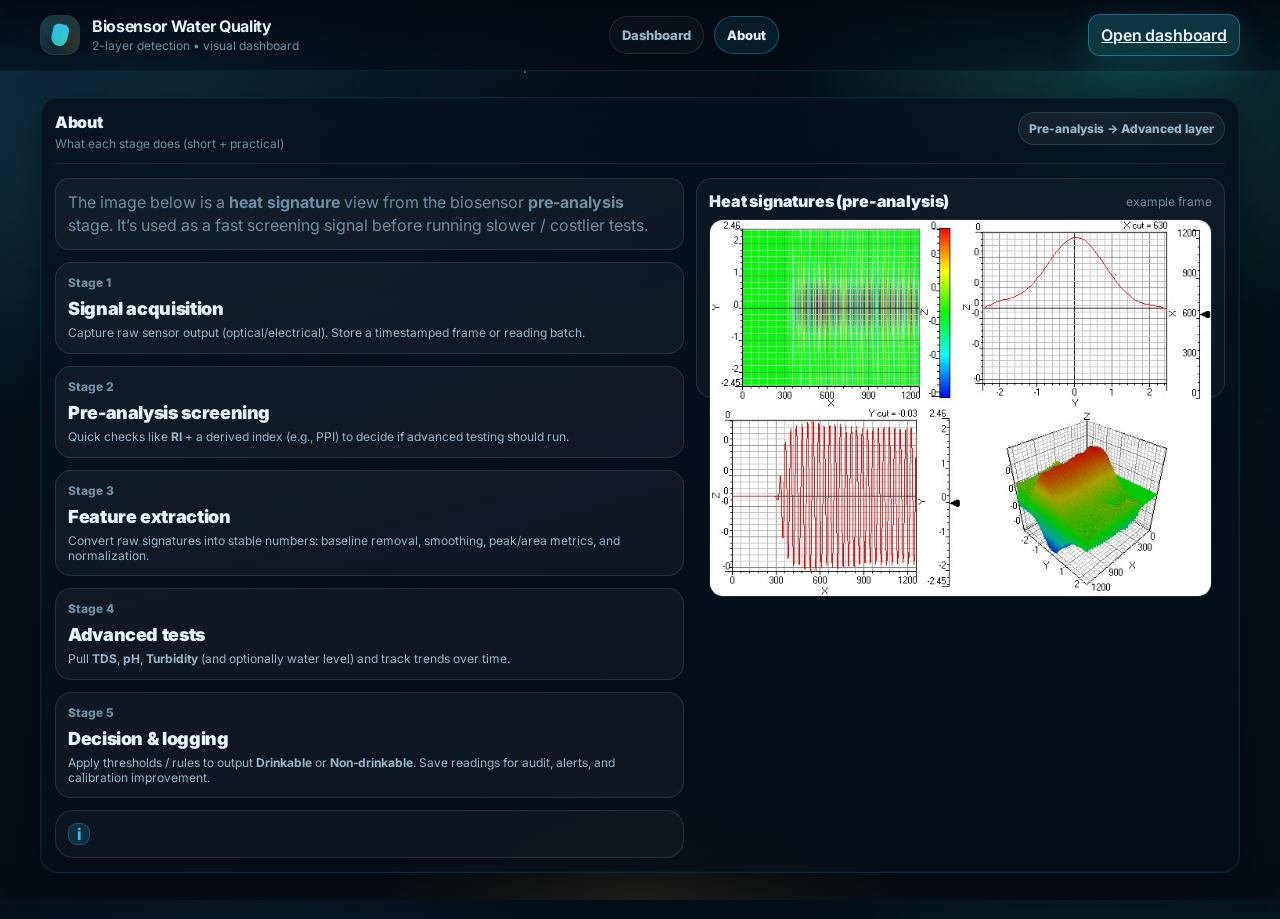
<file: front_biosensor/about.html>
<!doctype html>
<html lang="en">
  <head>
    <meta charset="UTF-8" />
    <meta name="viewport" content="width=device-width, initial-scale=1.0" />
    <title>About • Biosensor Water Quality</title>
    <meta
      name="description"
      content="About the biosensor pipeline: pre-analysis heat signature + RI screening, feature extraction, advanced tests (TDS, pH, turbidity), and final decisioning."
    />
    <link rel="preconnect" href="https://fonts.googleapis.com" />
    <link rel="preconnect" href="https://fonts.gstatic.com" crossorigin />
    <link
      href="https://fonts.googleapis.com/css2?family=Inter:wght@400;500;600;700&display=swap"
      rel="stylesheet"
    />
    <link rel="stylesheet" href="./styles.css" />
  </head>

  <body>
    <div class="bg">
      <div class="bg__grid"></div>
      <div class="bg__glow bg__glow--a"></div>
      <div class="bg__glow bg__glow--b"></div>
    </div>

    <header class="topbar">
      <div class="container topbar__inner">
        <div class="brand">
          <div class="brand__mark" aria-hidden="true">
            <span class="brand__drop"></span>
            <span class="brand__ring"></span>
          </div>
          <div class="brand__text">
            <div class="brand__title">Biosensor Water Quality</div>
            <div class="brand__subtitle">2-layer detection • visual dashboard</div>
          </div>
        </div>

        <nav class="nav" aria-label="Primary">
          <a class="nav__link" href="./index.html">Dashboard</a>
          <a class="nav__link nav__link--active" href="./about.html">About</a>
        </nav>

        <div class="topbar__actions">
          <a class="btn btn--primary" href="./index.html">Open dashboard</a>
        </div>
      </div>
    </header>

    <main class="container main">
      <section class="card" aria-label="About this biosensor pipeline">
        <div class="card__head">
          <div>
            <div class="card__title">About</div>
            <div class="card__subtitle">What each stage does (short + practical)</div>
          </div>
          <div class="badge badge--soft">Pre-analysis → Advanced layer</div>
        </div>

        <div class="row" style="margin-top: 14px">
          <div style="flex: 1 1 520px">
            <div class="result result--muted" style="margin-top: 0">
              The image below is a <b>heat signature</b> view from the biosensor <b>pre-analysis</b> stage. It’s used
              as a fast screening signal before running slower / costlier tests.
            </div>

            <div class="row" style="margin-top: 12px">
              <div class="metric" style="flex: 1 1 340px">
                <div class="metric__k">Stage 1</div>
                <div class="metric__v" style="font-size: 18px">Signal acquisition</div>
                <div class="metric__s">
                  Capture raw sensor output (optical/electrical). Store a timestamped frame or reading batch.
                </div>
              </div>
              <div class="metric" style="flex: 1 1 340px">
                <div class="metric__k">Stage 2</div>
                <div class="metric__v" style="font-size: 18px">Pre-analysis screening</div>
                <div class="metric__s">
                  Quick checks like <b>RI</b> + a derived index (e.g., PPI) to decide if advanced testing should run.
                </div>
              </div>
            </div>

            <div class="row">
              <div class="metric" style="flex: 1 1 340px">
                <div class="metric__k">Stage 3</div>
                <div class="metric__v" style="font-size: 18px">Feature extraction</div>
                <div class="metric__s">
                  Convert raw signatures into stable numbers: baseline removal, smoothing, peak/area metrics, and
                  normalization.
                </div>
              </div>
              <div class="metric" style="flex: 1 1 340px">
                <div class="metric__k">Stage 4</div>
                <div class="metric__v" style="font-size: 18px">Advanced tests</div>
                <div class="metric__s">
                  Pull <b>TDS</b>, <b>pH</b>, <b>Turbidity</b> (and optionally water level) and track trends over time.
                </div>
              </div>
            </div>

            <div class="row">
              <div class="metric metric--wide">
                <div class="metric__k">Stage 5</div>
                <div class="metric__v" style="font-size: 18px">Decision & logging</div>
                <div class="metric__s">
                  Apply thresholds / rules to output <b>Drinkable</b> or <b>Non‑drinkable</b>. Save readings for audit,
                  alerts, and calibration improvement.
                </div>
              </div>
            </div>

            <div class="note" style="margin-top: 12px">
              <div class="note__icon" aria-hidden="true">i</div>
              <!-- <div class="note__text">
                On the dashboard, “realtime sample” can be pulled from the backend at
                <code>/water/report/advanced</code> (and a new row can be generated via <code>/water/generate</code>).
              </div> -->
            </div>
          </div>

          <div style="flex: 1 1 420px">
            <div class="chart" aria-label="Heat signature image">
              <div class="chart__head">
                <div class="chart__title">Heat signatures (pre-analysis)</div>
                <div class="chart__meta">example frame</div>
              </div>
              <img
                src="./assets/heatmap-preanalysis.png"
                alt="Heat signature of biosensor pre-analysis stage"
                style="
                  width: 100%;
                  height: auto;
                  border-radius: 14px;
                  border: 1px solid rgba(255, 255, 255, 0.1);
                  background: rgba(0, 0, 0, 0.2);
                "
                loading="lazy"
              />
            </div>
          </div>
        </div>
      </section>
    </main>
  </body>
</html>
</file>
<file: front_biosensor/styles.css>
:root{
  /* Cosmic: deep space + cyan/teal nebula + starlight gold (no purple) */
  --bg0:#030810;
  --bg1:#071018;
  --card:#07121fcc;
  --card2:#07121ff0;
  --stroke:#1a3a4a;
  --text:#E8F4FF;
  --muted:#94b8cc;
  --muted2:#6b8fa3;
  --good:#34d399;
  --warn:#fbbf24;
  --bad:#fb7185;
  --a:#38bdf8;
  --b:#2dd4bf;
  --c:#fcd34d;
  --cosmic-glow-cyan: rgba(56,189,248,.14);
  --cosmic-glow-teal: rgba(45,212,191,.12);
  --cosmic-glow-gold: rgba(252,211,77,.10);
  --shadow: 0 18px 70px rgba(0,0,0,.55);
  --shadow2: 0 10px 40px rgba(0,0,0,.4);
  --radius: 18px;
  --radius2: 14px;
  --ring: 0 0 0 1px rgba(255,255,255,.08), 0 0 0 8px rgba(56,189,248,.08);
}

*{box-sizing:border-box}
html,body{height:100%}
body{
  margin:0;
  font-family: Inter, system-ui, -apple-system, Segoe UI, Roboto, Arial, sans-serif;
  color: var(--text);
  background:
    radial-gradient(ellipse 900px 480px at 15% 20%, var(--cosmic-glow-cyan), transparent 55%),
    radial-gradient(ellipse 700px 420px at 88% 12%, var(--cosmic-glow-teal), transparent 50%),
    radial-gradient(ellipse 600px 360px at 50% 100%, var(--cosmic-glow-gold), transparent 45%),
    radial-gradient(ellipse 140% 80% at 50% -20%, rgba(15,40,55,.5), transparent 50%),
    linear-gradient(180deg, var(--bg0) 0%, var(--bg1) 45%, #050c14 100%);
  overflow-x:hidden;
}

code{
  font-family: ui-monospace, SFMono-Regular, Menlo, Monaco, Consolas, "Liberation Mono", "Courier New", monospace;
  font-size: .92em;
}

.container{
  width: min(1200px, calc(100% - 40px));
  margin: 0 auto;
}

.bg{
  position:fixed;
  inset:0;
  pointer-events:none;
  z-index:-1;
}
.bg__grid{
  position:absolute;
  inset:-2px;
  background:
    linear-gradient(to right, rgba(56,189,248,.04) 1px, transparent 1px),
    linear-gradient(to bottom, rgba(56,189,248,.04) 1px, transparent 1px);
  background-size: 72px 72px;
  mask-image: radial-gradient(700px 320px at 30% 15%, #000 25%, transparent 75%);
  opacity:.4;
}
/* Subtle starfield (pure CSS) */
.bg::after{
  content:"";
  position:absolute;
  inset:0;
  pointer-events:none;
  background-image:
    radial-gradient(1px 1px at 8% 12%, rgba(255,255,255,.85), transparent),
    radial-gradient(1px 1px at 22% 35%, rgba(224,242,254,.7), transparent),
    radial-gradient(1.5px 1.5px at 41% 8%, rgba(255,255,255,.9), transparent),
    radial-gradient(1px 1px at 55% 22%, rgba(255,255,255,.55), transparent),
    radial-gradient(1px 1px at 73% 18%, rgba(204,251,241,.65), transparent),
    radial-gradient(1px 1px at 88% 42%, rgba(255,255,255,.75), transparent),
    radial-gradient(1px 1px at 15% 58%, rgba(255,255,255,.5), transparent),
    radial-gradient(1.5px 1.5px at 33% 72%, rgba(253,230,138,.55), transparent),
    radial-gradient(1px 1px at 62% 65%, rgba(255,255,255,.6), transparent),
    radial-gradient(1px 1px at 78% 78%, rgba(224,242,254,.5), transparent),
    radial-gradient(1px 1px at 92% 88%, rgba(255,255,255,.45), transparent),
    radial-gradient(1px 1px at 5% 88%, rgba(255,255,255,.4), transparent),
    radial-gradient(1px 1px at 48% 48%, rgba(255,255,255,.35), transparent);
  background-size: 100% 100%;
  background-repeat: no-repeat;
  opacity:.55;
}
.bg__glow{
  position:absolute;
  width: 720px;
  height: 720px;
  border-radius: 50%;
  filter: blur(55px);
  opacity: .42;
}
.bg__glow--a{ left:-240px; top:-260px; background: radial-gradient(circle at 30% 30%, rgba(56,189,248,.42), transparent 62%);}
.bg__glow--b{ right:-260px; top:-220px; background: radial-gradient(circle at 40% 35%, rgba(45,212,191,.38), transparent 62%);}

.topbar{
  position: sticky;
  top:0;
  z-index:10;
  backdrop-filter: blur(12px);
  background: linear-gradient(180deg, rgba(3,8,16,.92), rgba(3,8,16,.45));
  border-bottom: 1px solid rgba(56,189,248,.12);
}
.topbar__inner{
  display:flex;
  align-items:center;
  justify-content:space-between;
  padding: 14px 0;
  gap: 16px;
}

.brand{
  display:flex;
  align-items:center;
  gap: 12px;
  min-width: 260px;
}
.brand__mark{
  width: 40px;
  height: 40px;
  border-radius: 14px;
  background: rgba(255,255,255,.06);
  border: 1px solid rgba(255,255,255,.10);
  box-shadow: var(--shadow2);
  position:relative;
  display:grid;
  place-items:center;
  overflow:hidden;
}
.brand__drop{
  width: 16px;
  height: 22px;
  background: linear-gradient(180deg, rgba(56,189,248,.98), rgba(45,212,191,.92));
  border-radius: 10px 10px 14px 14px;
  transform: rotate(12deg);
  filter: saturate(1.05);
}
.brand__ring{
  position:absolute;
  inset:-28px;
  border-radius: 999px;
  background: conic-gradient(from 200deg, rgba(56,189,248,0), rgba(56,189,248,.2), rgba(45,212,191,.18), rgba(252,211,77,.14), rgba(56,189,248,0));
  animation: spin 14s linear infinite;
  opacity:.85;
}
@keyframes spin{to{transform:rotate(360deg)}}
.brand__text{line-height:1.15}
.brand__title{font-weight:700; letter-spacing:-.02em}
.brand__subtitle{color: var(--muted2); font-size: 12px; margin-top: 3px}

.topbar__actions{display:flex; gap:10px; align-items:center; flex-wrap:wrap; justify-content:flex-end}

.nav{
  display:flex;
  gap: 10px;
  align-items:center;
  flex-wrap:wrap;
  justify-content:center;
}
.nav__link{
  text-decoration:none;
  color: var(--muted);
  font-weight: 800;
  font-size: 13px;
  padding: 10px 12px;
  border-radius: 999px;
  border: 1px solid rgba(255,255,255,.10);
  background: rgba(255,255,255,.03);
  transition: transform .12s ease, border-color .12s ease, background .12s ease, color .12s ease;
}
.nav__link:hover{transform: translateY(-1px); border-color: rgba(255,255,255,.20); color: var(--text)}
.nav__link--active{
  color: var(--text);
  border-color: rgba(56,189,248,.35);
  background: rgba(56,189,248,.1);
}

.btn{
  border: 1px solid rgba(255,255,255,.12);
  background: rgba(255,255,255,.06);
  color: var(--text);
  padding: 10px 12px;
  border-radius: 12px;
  cursor:pointer;
  font-weight:600;
  letter-spacing:-.01em;
  transition: transform .12s ease, background .12s ease, border-color .12s ease, opacity .12s ease;
  box-shadow: 0 8px 26px rgba(0,0,0,.25);
}
.btn:hover{transform: translateY(-1px); border-color: rgba(255,255,255,.22)}
.btn:active{transform: translateY(0px)}
.btn:disabled{opacity:.55; cursor:not-allowed}
.btn--primary{
  background: linear-gradient(180deg, rgba(56,189,248,.22), rgba(45,212,191,.16));
  border-color: rgba(56,189,248,.4);
  box-shadow: 0 10px 35px rgba(56,189,248,.12), 0 18px 55px rgba(45,212,191,.08);
}
.btn--ghost{background: rgba(255,255,255,.04)}

.main{padding: 26px 0 46px}

.hero{
  display:grid;
  grid-template-columns: 1.2fr .8fr;
  gap: 18px;
  align-items: stretch;
  margin-top: 10px;
}
@media (max-width: 980px){
  .hero{grid-template-columns: 1fr; }
  .brand{min-width:unset}
}

@media (max-width: 720px){
  .topbar__inner{flex-wrap:wrap}
  .nav{order: 3; width: 100%; justify-content:flex-start}
  .topbar__actions{order: 4; width: 100%; justify-content:flex-start}
}

.pill{
  display:inline-flex;
  align-items:center;
  gap:10px;
  border: 1px solid rgba(255,255,255,.12);
  background: rgba(255,255,255,.06);
  padding: 8px 12px;
  border-radius: 999px;
  color: var(--muted);
  font-size: 13px;
}
.pill__dot{
  width:8px;
  height:8px;
  border-radius:999px;
  background: var(--b);
  box-shadow: 0 0 0 6px rgba(45,212,191,.15);
}

.hero__title{
  margin: 14px 0 10px;
  font-size: clamp(30px, 3vw, 44px);
  letter-spacing: -.03em;
  line-height: 1.08;
}
.hero__accent{
  background: linear-gradient(90deg, var(--a), var(--b), var(--c));
  -webkit-background-clip:text;
  background-clip:text;
  color: transparent;
}
.hero__copy{
  margin: 0;
  max-width: 64ch;
  color: var(--muted);
  line-height: 1.55;
}

.stepper{
  margin-top: 18px;
  display:flex;
  gap: 12px;
  flex-wrap:wrap;
}
.step{
  flex: 1 1 260px;
  display:flex;
  gap: 12px;
  padding: 12px 12px;
  border-radius: var(--radius2);
  background: rgba(255,255,255,.04);
  border: 1px solid rgba(255,255,255,.10);
}
.step__badge{
  width: 30px;
  height: 30px;
  border-radius: 10px;
  display:grid;
  place-items:center;
  font-weight:800;
  background: rgba(255,255,255,.08);
  border: 1px solid rgba(255,255,255,.10);
}
.step__title{font-weight:700; letter-spacing:-.01em}
.step__desc{color: var(--muted2); font-size:12px; margin-top: 3px}
.step--active{
  border-color: rgba(56,189,248,.28);
  box-shadow: 0 0 0 6px rgba(56,189,248,.08);
}
.step--done{
  border-color: rgba(52,211,153,.32);
  box-shadow: 0 0 0 6px rgba(52,211,153,.08);
}

.verdict{
  border-radius: var(--radius);
  border: 1px solid rgba(255,255,255,.12);
  background: linear-gradient(180deg, rgba(255,255,255,.06), rgba(255,255,255,.03));
  box-shadow: var(--shadow);
  padding: 14px;
}
.verdict__top{
  display:flex;
  justify-content:space-between;
  align-items:center;
  gap: 10px;
}
.verdict__label{color: var(--muted2); font-size: 12px}
.chip{
  display:inline-flex;
  align-items:center;
  gap:8px;
  padding: 8px 10px;
  border-radius: 999px;
  border: 1px solid rgba(255,255,255,.12);
  background: rgba(255,255,255,.05);
  font-weight: 700;
  font-size: 12px;
}
.chip__dot{
  width: 9px; height: 9px;
  border-radius: 999px;
  background: rgba(255,255,255,.5);
}

.verdict__body{padding: 14px 0 12px}
.verdict__headline{font-weight: 800; letter-spacing:-.02em; font-size: 18px; margin-top: 12px}
.verdict__sub{color: var(--muted); line-height:1.45; margin-top: 6px}
.verdict__footer{
  display:grid;
  grid-template-columns: repeat(3, 1fr);
  gap: 10px;
  padding-top: 12px;
  border-top: 1px solid rgba(255,255,255,.10);
}
.mini{background: rgba(255,255,255,.04); border:1px solid rgba(255,255,255,.08); border-radius: 14px; padding: 10px}
.mini__k{color: var(--muted2); font-size: 11px}
.mini__v{font-weight: 800; margin-top: 4px; letter-spacing:-.01em}

.meter__bar{
  height: 12px;
  border-radius: 999px;
  background: rgba(255,255,255,.06);
  border: 1px solid rgba(255,255,255,.10);
  overflow:hidden;
}
.meter__fill{
  height: 100%;
  width: 0%;
  border-radius: 999px;
  background: linear-gradient(90deg, rgba(56,189,248,.95), rgba(45,212,191,.92), rgba(252,211,77,.88));
  box-shadow: 0 0 24px rgba(56,189,248,.22);
  transition: width .35s ease;
}
.meter__row{display:flex; justify-content:space-between; align-items:center; margin-top: 8px}
.meter__k{color: var(--muted2); font-size:12px}
.meter__v{font-weight:800}

.note{
  margin-top: 12px;
  display:flex;
  gap: 10px;
  align-items:flex-start;
  padding: 12px 12px;
  border-radius: var(--radius);
  background: rgba(255,255,255,.03);
  border: 1px solid rgba(255,255,255,.10);
}
.note__icon{
  width: 22px;
  height: 22px;
  border-radius: 9px;
  background: rgba(56,189,248,.14);
  border: 1px solid rgba(56,189,248,.28);
  display:grid;
  place-items:center;
  font-weight:800;
  color: var(--a);
  flex: 0 0 auto;
}
.note__text{color: var(--muted); line-height:1.45; font-size: 13px}

.grid{
  display:grid;
  grid-template-columns: 1fr 1fr;
  gap: 16px;
  margin-top: 18px;
}
@media (max-width: 980px){ .grid{grid-template-columns: 1fr} }

.card{
  border-radius: var(--radius);
  border: 1px solid rgba(56,189,248,.12);
  background: linear-gradient(165deg, rgba(7,18,31,.92), rgba(4,12,22,.72));
  box-shadow: var(--shadow2), 0 0 0 1px rgba(45,212,191,.04) inset;
  padding: 14px;
}
.card__head{
  display:flex;
  align-items:flex-start;
  justify-content:space-between;
  gap: 12px;
  padding-bottom: 12px;
  border-bottom: 1px solid rgba(255,255,255,.10);
}
.card__title{font-weight: 900; letter-spacing:-.02em}
.card__subtitle{color: var(--muted2); margin-top: 4px; font-size: 12px}

.badge{
  font-weight: 800;
  font-size: 12px;
  padding: 8px 10px;
  border-radius: 999px;
  border: 1px solid rgba(255,255,255,.12);
}
.badge--soft{background: rgba(255,255,255,.05); color: var(--muted)}
.badge--good{background: rgba(52,211,153,.12); border-color: rgba(52,211,153,.28); color: rgba(220,255,240,.96)}
.badge--bad{background: rgba(251,113,133,.12); border-color: rgba(251,113,133,.28); color: rgba(255,235,238,.96)}

.form{padding-top: 12px}
.row{display:flex; gap: 12px; align-items:stretch; margin-top: 12px; flex-wrap:wrap}
.row--2 > *{flex: 1 1 220px}
.row--actions{align-items:center}

.field{display:block}
.field__label{display:block; font-weight: 800; letter-spacing:-.01em; margin-bottom: 8px}
.field__control{display:block}
.input{
  width: 100%;
  padding: 12px 12px;
  border-radius: 14px;
  border: 1px solid rgba(255,255,255,.12);
  background: rgba(0,0,0,.25);
  color: var(--text);
  outline:none;
  transition: border-color .12s ease, box-shadow .12s ease, transform .12s ease;
}
.input::placeholder{color: rgba(169,179,211,.6)}
.input:focus{
  border-color: rgba(56,189,248,.4);
  box-shadow: var(--ring);
}
.field__hint{display:block; margin-top: 8px; color: var(--muted2); font-size: 12px; line-height: 1.35}

.result{
  margin-top: 12px;
  padding: 12px 12px;
  border-radius: 14px;
  border: 1px solid rgba(255,255,255,.10);
  background: rgba(255,255,255,.04);
  color: var(--muted);
  line-height:1.45;
}
.result--good{background: rgba(52,211,153,.1); border-color: rgba(52,211,153,.22); color: rgba(230,255,245,.96)}
.result--bad{background: rgba(251,113,133,.1); border-color: rgba(251,113,133,.22); color: rgba(255,235,238,.96)}
.result--muted{color: var(--muted2)}

.card--disabled{
  opacity: .92;
}
.card--disabled .adv{filter: saturate(.9)}

.adv{padding-top: 12px}
.metric{
  border-radius: 16px;
  border: 1px solid rgba(255,255,255,.10);
  background: rgba(255,255,255,.04);
  padding: 12px;
  min-height: 92px;
}
.metric__k{color: var(--muted2); font-weight:800; font-size: 12px}
.metric__v{font-weight: 900; letter-spacing:-.02em; font-size: 24px; margin-top: 8px}
.metric__u{color: var(--muted2); font-weight: 800; font-size: 12px}
.metric__s{color: var(--muted); margin-top: 6px; font-size: 12px}
.metric--wide{flex: 2 1 320px}

.charts{
  margin-top: 14px;
  display:grid;
  grid-template-columns: 1fr;
  gap: 12px;
}
.chart{
  border-radius: 16px;
  border: 1px solid rgba(255,255,255,.10);
  background: rgba(255,255,255,.03);
  padding: 12px;
  height: 220px;
}
.chart__head{
  display:flex;
  justify-content:space-between;
  align-items:center;
  margin-bottom: 8px;
}
.chart__title{font-weight: 900; letter-spacing:-.01em}
.chart__meta{color: var(--muted2); font-size: 12px; display:flex; gap:8px; align-items:center}
.chart__tds_meta{color: var(--muted2); font-size: 12px; display:flex; gap:8px; align-items:center}
.dot{width:8px; height:8px; border-radius:999px}
.dot--a{background: var(--a)}
.dot--b{background: var(--b)}
.dot--c{background: var(--c)}

.chart--tds {
  height: 260px;
}
.chart--tds canvas {
  display: block;
  width: 100% !important;
  height: 200px !important;
}
.chart:not(.chart--tds) {
  height: 220px;
}
.chart:not(.chart--tds) canvas {
  display: block;
  width: 100% !important;
  height: 160px !important;
}

/* TDS gets a taller canvas so the 100–500 ppm range has room */
#chartTds {
  height: 180px !important;
  max-height: 180px;
}

/* pH and turbidity keep original height */
#chartPh,
#chartTurb {
  height: 160px !important;
  max-height: 160px;
}

.footer{
  margin-top: 16px;
  padding-top: 16px;
  border-top: 1px solid rgba(255,255,255,.10);
  display:flex;
  justify-content:space-between;
  gap: 12px;
  flex-wrap:wrap;
  color: var(--muted);
  font-size: 13px;
}
.footer__muted{color: var(--muted2)}
.sep{opacity:.5; margin: 0 6px}

/* Verdict states */
.verdict[data-state="good"] .chip__dot{background: var(--good); box-shadow: 0 0 0 6px rgba(52,211,153,.12)}
.verdict[data-state="warn"] .chip__dot{background: var(--warn); box-shadow: 0 0 0 6px rgba(251,191,36,.12)}
.verdict[data-state="bad"]  .chip__dot{background: var(--bad);  box-shadow: 0 0 0 6px rgba(251,113,133,.12)}

.verdict[data-state="good"] .chip{border-color: rgba(52,211,153,.28); background: rgba(52,211,153,.1)}
.verdict[data-state="warn"] .chip{border-color: rgba(251,191,36,.28); background: rgba(251,191,36,.1)}
.verdict[data-state="bad"]  .chip{border-color: rgba(251,113,133,.28); background: rgba(251,113,133,.1)}

.metric.good{border-color: rgba(52,211,153,.24); background: rgba(52,211,153,.08)}
.metric.bad{border-color: rgba(251,113,133,.24); background: rgba(251,113,133,.08)}
.metric.warn{border-color: rgba(251,191,36,.24); background: rgba(251,191,36,.08)}
</file>
